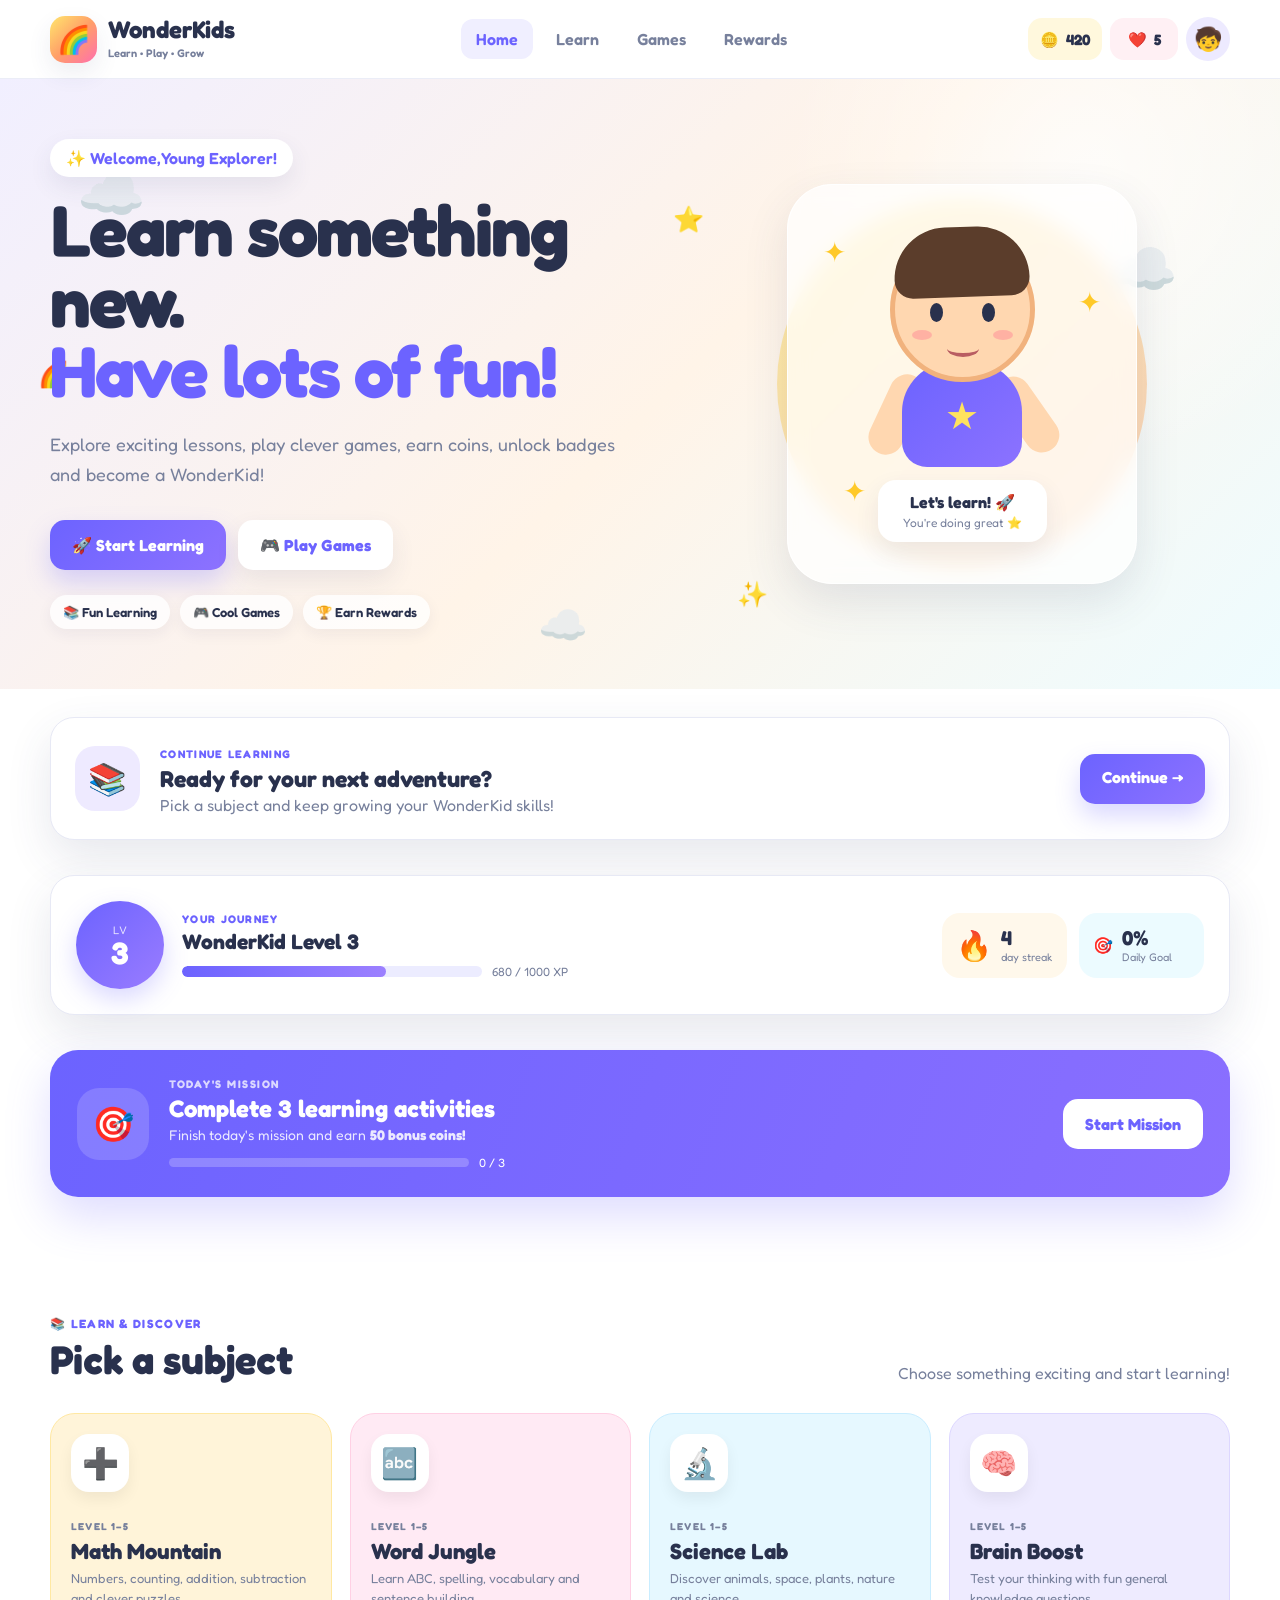
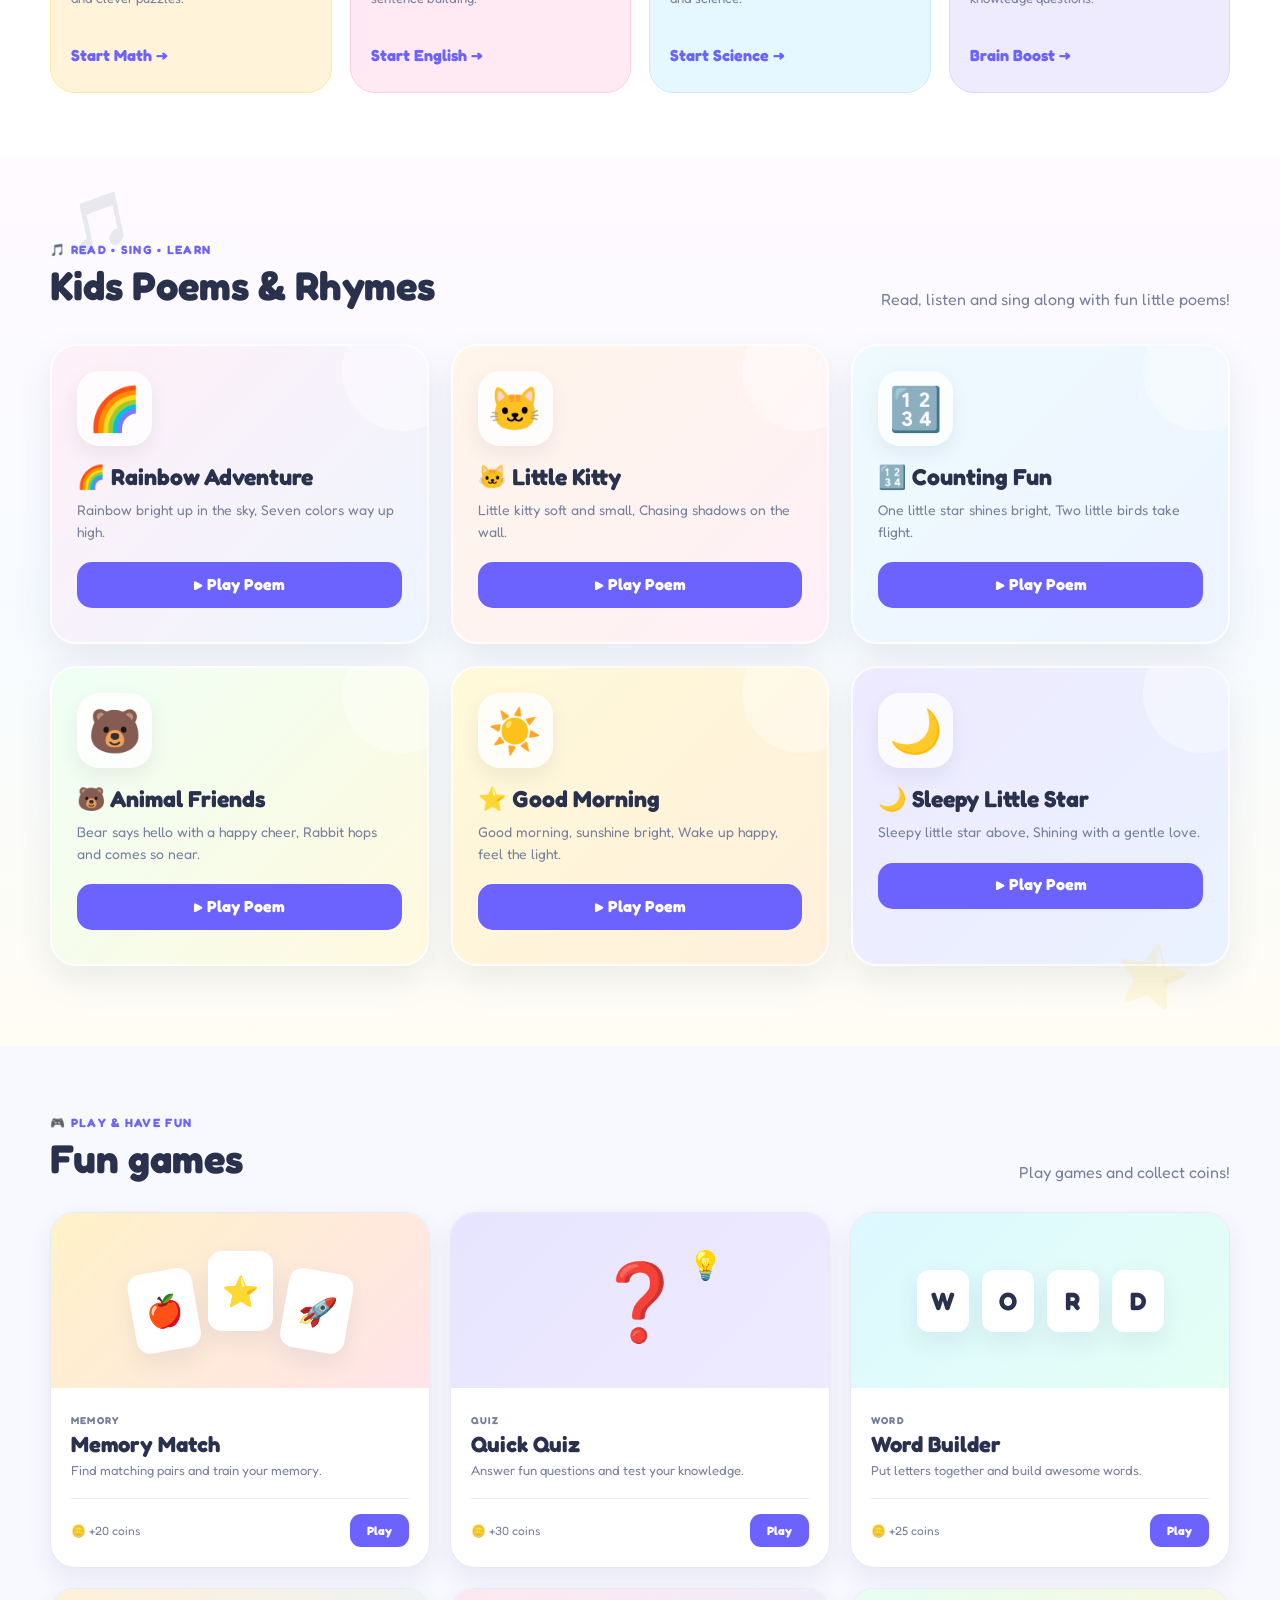
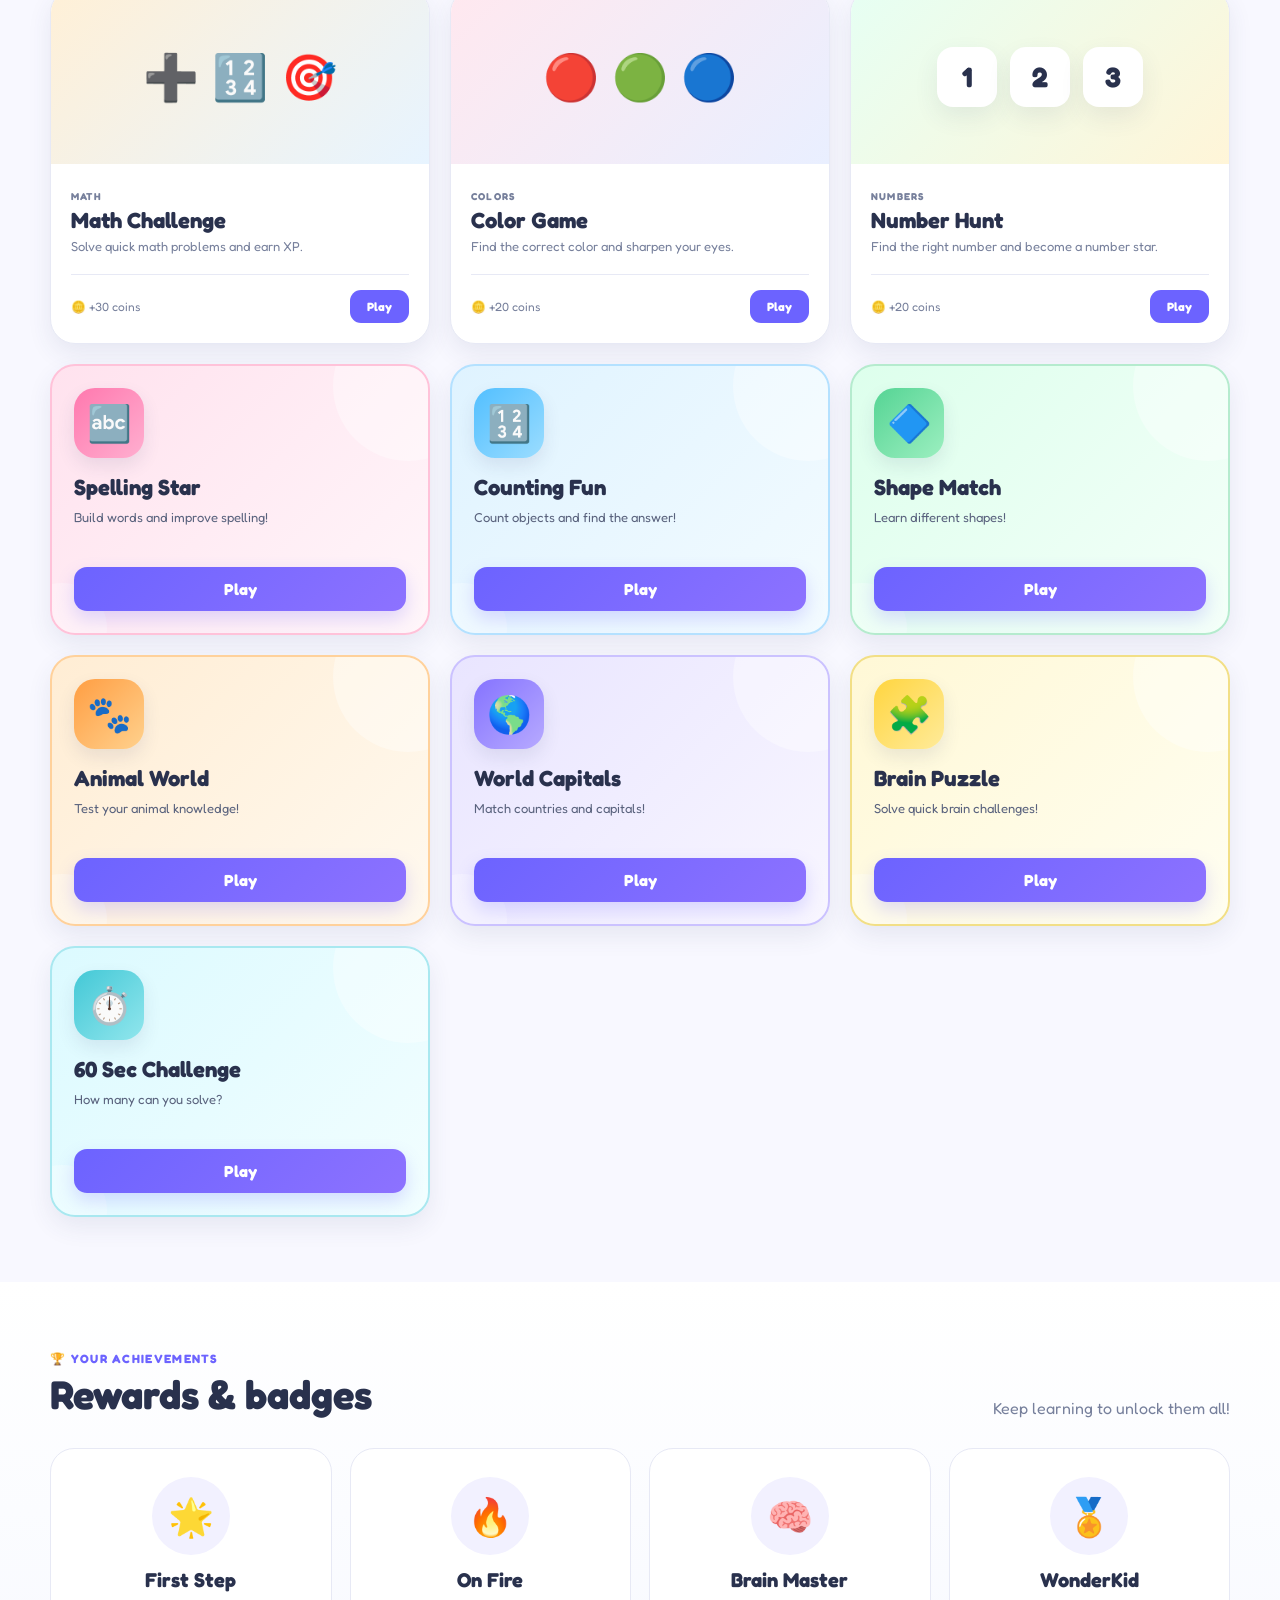
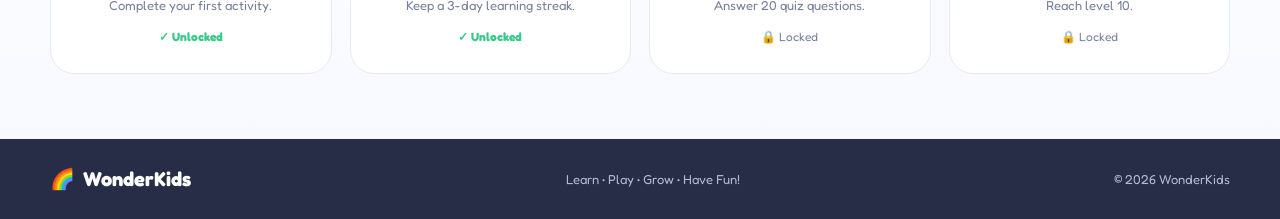
<file: index.html>
<!DOCTYPE html>
<html lang="en">
<head>
  <meta charset="UTF-8">
  <meta name="viewport" content="width=device-width, initial-scale=1.0">

  <title>WonderKids — Learn • Play • Grow</title>
  <meta name="description" content="WonderKids is a fun interactive learning and games platform for children.">

  <link rel="preconnect" href="https://fonts.googleapis.com">
  <link rel="preconnect" href="https://fonts.gstatic.com" crossorigin>
  <link href="https://fonts.googleapis.com/css2?family=Baloo+2:wght@400;500;600;700;800&family=Fredoka:wght@400;500;600;700&display=swap" rel="stylesheet">

  <link rel="stylesheet" href="./style.css">
</head>

<body>

<!-- ================= HEADER ================= -->

<header class="site-header">
  <div class="container nav-wrap">

    <a href="#home" class="brand">
      <div class="brand-icon">🌈</div>
      <div>
        <div class="brand-name">WonderKids</div>
        <div class="brand-tagline">Learn • Play • Grow</div>
      </div>
    </a>

    <nav class="main-nav">
      <a href="#home" class="nav-link active">Home</a>
      <a href="#learn" class="nav-link">Learn</a>
      <a href="#games" class="nav-link">Games</a>
      <a href="#rewards" class="nav-link">Rewards</a>
    </nav>

    <div class="player-stats">
      <div class="stat-pill coins">
        <span>🪙</span>
        <strong id="coinCount">420</strong>
      </div>

      <div class="stat-pill hearts">
        <span>❤️</span>
        <strong id="heartCount">5</strong>
      </div>

      <button class="profile-btn" id="profileBtn" aria-label="Open profile">
        🧒
      </button>
    </div>

  </div>
</header>


<main>

<!-- ================= HERO ================= -->

<section id="home" class="hero-section">

  <div class="floating-shape shape-one">⭐</div>
  <div class="floating-shape shape-two">✨</div>
  <div class="floating-shape shape-three">🌈</div>

  <div class="hero-cloud cloud-one">☁️</div>
  <div class="hero-cloud cloud-two">☁️</div>
  <div class="hero-cloud cloud-three">☁️</div>

  <div class="container hero-grid">

    <div class="hero-content">

      <div class="welcome-badge">
        ✨ Welcome, <span id="heroName">Young Explorer</span>!
      </div>

      <h1>
        Learn something new.
        <span>Have lots of fun!</span>
      </h1>

      <p class="hero-description">
        Explore exciting lessons, play clever games, earn coins,
        unlock badges and become a WonderKid!
      </p>

      <div class="hero-buttons">
        <a href="#learn" class="btn btn-primary">
          🚀 Start Learning
        </a>

        <a href="#games" class="btn btn-secondary">
          🎮 Play Games
        </a>
      </div>

      <div class="feature-chips">
        <div class="feature-chip">📚 <span>Fun Learning</span></div>
        <div class="feature-chip">🎮 <span>Cool Games</span></div>
        <div class="feature-chip">🏆 <span>Earn Rewards</span></div>
      </div>

    </div>


    <!-- MASCOT -->

    <div class="hero-art">

      <div class="sun-circle"></div>

      <div class="mascot-card">

        <div class="spark spark-one">✦</div>
        <div class="spark spark-two">✦</div>
        <div class="spark spark-three">✦</div>

        <div class="mascot">

          <div class="mascot-hair"></div>

          <div class="mascot-face">

            <div class="eye eye-left"></div>
            <div class="eye eye-right"></div>

            <div class="cheek cheek-left"></div>
            <div class="cheek cheek-right"></div>

            <div class="mouth"></div>

          </div>

          <div class="mascot-body">
            <div class="shirt-star">★</div>
          </div>

          <div class="mascot-arm arm-left"></div>
          <div class="mascot-arm arm-right"></div>

        </div>

        <div class="mascot-message">
          <strong>Let's learn! 🚀</strong>
          <span>You're doing great ⭐</span>
        </div>

      </div>

    </div>

  </div>

</section>


<!-- ================= CONTINUE LEARNING ================= -->

<section class="continue-section">

  <div class="container">

    <div class="continue-card">

      <div class="continue-icon">📚</div>

      <div class="continue-content">
        <span class="small-label">CONTINUE LEARNING</span>
        <h2>Ready for your next adventure?</h2>
        <p id="continueText">
          Pick a subject and keep growing your WonderKid skills!
        </p>
      </div>

      <button class="btn btn-primary" id="continueBtn">
        Continue →
      </button>

    </div>

  </div>

</section>


<!-- ================= PROGRESS ================= -->

<section class="progress-section">

  <div class="container">

    <div class="progress-card">

      <div class="progress-left">

        <div class="level-circle">
          <span>LV</span>
          <strong id="levelNumber">3</strong>
        </div>

        <div class="journey-info">

          <p class="small-label">YOUR JOURNEY</p>

          <h3>
            WonderKid Level
            <span id="levelText">3</span>
          </h3>

          <div class="xp-row">

            <div class="xp-bar">
              <div class="xp-fill" id="xpFill"></div>
            </div>

            <span id="xpText">680 / 1000 XP</span>

          </div>

        </div>

      </div>


      <div class="progress-right">

        <div class="streak-box">
          <span class="streak-icon">🔥</span>

          <div>
            <strong id="streakCount">4</strong>
            <span>day streak</span>
          </div>
        </div>

        <div class="mini-stat">
          <span>🎯</span>

          <div>
            <strong id="dailyProgressText">0%</strong>
            <small>Daily Goal</small>
          </div>
        </div>

      </div>

    </div>

  </div>

</section>


<!-- ================= DAILY MISSION ================= -->

<section class="challenge-section">

  <div class="container">

    <div class="challenge-card">

      <div class="challenge-icon">
        🎯
      </div>

      <div class="challenge-content">

        <div class="challenge-label">
          TODAY'S MISSION
        </div>

        <h2>
          Complete 3 learning activities
        </h2>

        <p>
          Finish today's mission and earn
          <strong>50 bonus coins!</strong>
        </p>

        <div class="challenge-progress">

          <div class="challenge-bar">
            <div id="challengeFill" class="challenge-fill"></div>
          </div>

          <span id="challengeCount">
            0 / 3
          </span>

        </div>

      </div>

      <button id="challengeBtn" class="btn btn-dark">
        Start Mission
      </button>

    </div>

  </div>

</section>


<!-- ================= LEARN ================= -->

<section id="learn" class="content-section">

  <div class="container">

    <div class="section-heading">

      <div>
        <span class="section-kicker">
          📚 LEARN & DISCOVER
        </span>

        <h2>Pick a subject</h2>
      </div>

      <p>
        Choose something exciting and start learning!
      </p>

    </div>


    <div class="subject-grid">


      <!-- MATH -->

      <article class="subject-card math-card">

        <div class="subject-icon">➕</div>

        <div class="subject-content">

          <span class="subject-level">
            LEVEL 1–5
          </span>

          <h3>Math Mountain</h3>

          <p>
            Numbers, counting, addition, subtraction
            and clever puzzles.
          </p>

          <button class="card-button" data-quiz="math">
            Start Math →
          </button>

        </div>

      </article>


      <!-- ENGLISH -->

      <article class="subject-card english-card">

        <div class="subject-icon">🔤</div>

        <div class="subject-content">

          <span class="subject-level">
            LEVEL 1–5
          </span>

          <h3>Word Jungle</h3>

          <p>
            Learn ABC, spelling, vocabulary and
            sentence building.
          </p>

          <button class="card-button" data-quiz="english">
            Start English →
          </button>

        </div>

      </article>


      <!-- SCIENCE -->

      <article class="subject-card science-card">

        <div class="subject-icon">🔬</div>

        <div class="subject-content">

          <span class="subject-level">
            LEVEL 1–5
          </span>

          <h3>Science Lab</h3>

          <p>
            Discover animals, space, plants,
            nature and science.
          </p>

          <button class="card-button" data-quiz="science">
            Start Science →
          </button>

        </div>

      </article>


      <!-- GENERAL -->

      <article class="subject-card brain-card">

        <div class="subject-icon">🧠</div>

        <div class="subject-content">

          <span class="subject-level">
            LEVEL 1–5
          </span>

          <h3>Brain Boost</h3>

          <p>
            Test your thinking with fun general
            knowledge questions.
          </p>

          <button class="card-button" data-quiz="general">
            Brain Boost →
          </button>

        </div>

      </article>

    </div>

  </div>

</section>


<!-- ================= GAMES ================= -->

<section id="games" class="content-section games-section">

  <div class="container">

    <div class="section-heading">

      <div>
        <span class="section-kicker">
          🎮 PLAY & HAVE FUN
        </span>

        <h2>Fun games</h2>
      </div>

      <p>
        Play games and collect coins!
      </p>

    </div>


    <div class="games-grid">


      <!-- MEMORY -->

      <article class="game-card">

        <div class="game-visual memory-visual">

          <div class="floating-card card-a">🍎</div>
          <div class="floating-card card-b">⭐</div>
          <div class="floating-card card-c">🚀</div>

        </div>

        <div class="game-info">

          <span class="game-type">
            MEMORY
          </span>

          <h3>Memory Match</h3>

          <p>
            Find matching pairs and train your memory.
          </p>

          <div class="game-footer">

            <span>🪙 +20 coins</span>

            <button class="play-button" data-game="memory">
              Play
            </button>

          </div>

        </div>

      </article>


      <!-- QUIZ -->

      <article class="game-card">

        <div class="game-visual quiz-visual">

          <span class="quiz-big">❓</span>
          <span class="quiz-small">💡</span>

        </div>

        <div class="game-info">

          <span class="game-type">
            QUIZ
          </span>

          <h3>Quick Quiz</h3>

          <p>
            Answer fun questions and test your knowledge.
          </p>

          <div class="game-footer">

            <span>🪙 +30 coins</span>

            <button class="play-button" data-game="quiz">
              Play
            </button>

          </div>

        </div>

      </article>


      <!-- WORD -->

      <article class="game-card">

        <div class="game-visual word-visual">

          <span>W</span>
          <span>O</span>
          <span>R</span>
          <span>D</span>

        </div>

        <div class="game-info">

          <span class="game-type">
            WORD
          </span>

          <h3>Word Builder</h3>

          <p>
            Put letters together and build awesome words.
          </p>

          <div class="game-footer">

            <span>🪙 +25 coins</span>

            <button class="play-button" data-game="word">
              Play
            </button>

          </div>

        </div>

      </article>


      <!-- MATH GAME -->

      <article class="game-card">

        <div class="game-visual math-game-visual">
          <span>➕</span>
          <span>🔢</span>
          <span>🎯</span>
        </div>

        <div class="game-info">

          <span class="game-type">
            MATH
          </span>

          <h3>Math Challenge</h3>

          <p>
            Solve quick math problems and earn XP.
          </p>

          <div class="game-footer">

            <span>🪙 +30 coins</span>

            <button class="play-button" data-game="mathgame">
              Play
            </button>

          </div>

        </div>

      </article>


      <!-- COLOR -->

      <article class="game-card">

        <div class="game-visual color-visual">

          <span>🔴</span>
          <span>🟢</span>
          <span>🔵</span>

        </div>

        <div class="game-info">

          <span class="game-type">
            COLORS
          </span>

          <h3>Color Game</h3>

          <p>
            Find the correct color and sharpen your eyes.
          </p>

          <div class="game-footer">

            <span>🪙 +20 coins</span>

            <button class="play-button" data-game="color">
              Play
            </button>

          </div>

        </div>

      </article>


      <!-- NUMBER -->

      <article class="game-card">

        <div class="game-visual number-visual">

          <span>1</span>
          <span>2</span>
          <span>3</span>

        </div>

        <div class="game-info">

          <span class="game-type">
            NUMBERS
          </span>

          <h3>Number Hunt</h3>

          <p>
            Find the right number and become a number star.
          </p>

          <div class="game-footer">

            <span>🪙 +20 coins</span>

            <button class="play-button" data-game="number">
              Play
            </button>

          </div>

        </div>

      </article>

    </div>

  </div>

</section>


<!-- ================= REWARDS ================= -->

<section id="rewards" class="content-section rewards-section">

  <div class="container">

    <div class="section-heading">

      <div>
        <span class="section-kicker">
          🏆 YOUR ACHIEVEMENTS
        </span>

        <h2>Rewards & badges</h2>
      </div>

      <p>
        Keep learning to unlock them all!
      </p>

    </div>


    <div class="rewards-grid">

      <div class="reward-card unlocked">

        <div class="reward-icon">🌟</div>

        <h3>First Step</h3>

        <p>
          Complete your first activity.
        </p>

        <span>
          ✓ Unlocked
        </span>

      </div>


      <div class="reward-card unlocked">

        <div class="reward-icon">🔥</div>

        <h3>On Fire</h3>

        <p>
          Keep a 3-day learning streak.
        </p>

        <span>
          ✓ Unlocked
        </span>

      </div>


      <div class="reward-card" id="brainMasterBadge">

        <div class="reward-icon">🧠</div>

        <h3>Brain Master</h3>

        <p>
          Answer 20 quiz questions.
        </p>

        <span>
          🔒 Locked
        </span>

      </div>


      <div class="reward-card" id="wonderKidBadge">

        <div class="reward-icon">🏅</div>

        <h3>WonderKid</h3>

        <p>
          Reach level 10.
        </p>

        <span>
          🔒 Locked
        </span>

      </div>

    </div>

  </div>

</section>

</main>


<!-- ================= FOOTER ================= -->

<footer class="site-footer">

  <div class="container footer-inner">

    <div class="footer-brand">
      <span>🌈</span>
      <strong>WonderKids</strong>
    </div>

    <p>
      Learn • Play • Grow • Have Fun!
    </p>

    <p class="copyright">
      © 2026 WonderKids
    </p>

  </div>

</footer>


<!-- ================= PROFILE MODAL ================= -->

<div class="modal-overlay" id="profileModal">

  <div class="modal-card profile-modal">

    <button class="modal-close" data-close="profileModal">
      ×
    </button>

    <div class="modal-icon">
      👤
    </div>

    <h2>My Profile</h2>

    <p class="modal-subtitle">
      Choose your explorer name and avatar.
    </p>

    <label class="input-label" for="playerName">
      Your name
    </label>

    <input
      id="playerName"
      class="text-input"
      type="text"
      maxlength="20"
      placeholder="Enter your name"
    >

    <label class="input-label">
      Choose avatar
    </label>

    <div class="avatar-grid">

      <button class="avatar-option" data-avatar="🧒">🧒</button>
      <button class="avatar-option" data-avatar="👦">👦</button>
      <button class="avatar-option" data-avatar="👧">👧</button>
      <button class="avatar-option" data-avatar="🧑">🧑</button>
      <button class="avatar-option" data-avatar="🦸">🦸</button>
      <button class="avatar-option" data-avatar="🧙">🧙</button>

    </div>

    <button id="saveProfile" class="btn btn-primary full-btn">
      Save Profile
    </button>

  </div>

</div>


<!-- ================= GAME MODAL ================= -->

<div class="modal-overlay" id="gameModal">

  <div class="modal-card game-modal">

    <button class="modal-close" data-close="gameModal">
      ×
    </button>

    <div id="gameContent"></div>

  </div>

</div>


<!-- ================= TOAST ================= -->

<div class="toast" id="toast">

  <span id="toastIcon">🎉</span>

  <span id="toastMessage">
    Great job!
  </span>

</div>


<!-- ================= CONFETTI ================= -->

<div id="confettiContainer"></div>


<script src="./script.js"></script>

</body>
</html>
</file>
<file: style.css>
:root {
  --primary: #6c63ff;
  --primary-dark: #5148d8;
  --yellow: #ffc928;
  --orange: #ff8b3d;
  --pink: #ff6fae;
  --green: #39c98a;
  --blue: #48aaf5;

  --text: #29314d;
  --muted: #77809c;

  --white: #ffffff;
  --light: #f7f8ff;
  --border: #e7e9f5;

  --shadow: 0 18px 45px rgba(55, 63, 110, 0.12);
  --soft-shadow: 0 10px 25px rgba(55, 63, 110, 0.09);

  --radius: 24px;
  --container: 1180px;
}

* {
  box-sizing: border-box;
  margin: 0;
  padding: 0;
}

html {
  scroll-behavior: smooth;
}

body {
  font-family: "Fredoka", "Baloo 2", sans-serif;
  color: var(--text);
  background: #fff;
  overflow-x: hidden;
}

button,
input {
  font: inherit;
}

button {
  cursor: pointer;
}

a {
  text-decoration: none;
  color: inherit;
}

.container {
  width: min(var(--container), calc(100% - 40px));
  margin: auto;
}


/* ================= HEADER ================= */

.site-header {
  position: sticky;
  top: 0;
  z-index: 1000;
  background: rgba(255,255,255,.94);
  backdrop-filter: blur(15px);
  border-bottom: 1px solid rgba(231,233,245,.8);
}

.nav-wrap {
  min-height: 78px;
  display: flex;
  align-items: center;
  justify-content: space-between;
  gap: 25px;
}

.brand {
  display: flex;
  align-items: center;
  gap: 11px;
}

.brand-icon {
  width: 47px;
  height: 47px;
  border-radius: 15px;
  display: grid;
  place-items: center;
  font-size: 27px;
  background: linear-gradient(135deg,#ffe66d,#ff9f68,#ff6fae);
  box-shadow: var(--soft-shadow);
}

.brand-name {
  font-size: 24px;
  font-weight: 800;
  line-height: 1;
}

.brand-tagline {
  color: var(--muted);
  font-size: 11px;
  margin-top: 4px;
  font-weight: 600;
}

.main-nav {
  display: flex;
  align-items: center;
  gap: 8px;
}

.nav-link {
  padding: 10px 15px;
  color: var(--muted);
  font-weight: 600;
  border-radius: 12px;
  transition: .25s;
}

.nav-link:hover,
.nav-link.active {
  color: var(--primary);
  background: #f0efff;
}

.player-stats {
  display: flex;
  align-items: center;
  gap: 8px;
}

.stat-pill {
  min-width: 68px;
  height: 42px;
  padding: 0 12px;
  border-radius: 14px;
  display: flex;
  align-items: center;
  justify-content: center;
  gap: 7px;
  background: var(--light);
  font-size: 15px;
}

.stat-pill.coins {
  background: #fff8dd;
}

.stat-pill.hearts {
  background: #fff0f4;
}

.profile-btn {
  width: 44px;
  height: 44px;
  border: 0;
  border-radius: 50%;
  background: #edeaff;
  font-size: 23px;
  transition: .25s;
}

.profile-btn:hover {
  transform: scale(1.08) rotate(4deg);
}


/* ================= HERO ================= */

.hero-section {
  min-height: 610px;
  position: relative;
  overflow: hidden;
  background:
    radial-gradient(circle at 85% 15%, rgba(255,255,255,.7), transparent 25%),
    linear-gradient(135deg,#f1efff 0%,#fff4e8 52%,#eefcff 100%);
}

.hero-grid {
  min-height: 610px;
  display: grid;
  grid-template-columns: 1.05fr .95fr;
  align-items: center;
  gap: 50px;
}

.hero-content {
  position: relative;
  z-index: 5;
}

.welcome-badge {
  display: inline-flex;
  padding: 9px 16px;
  border-radius: 30px;
  background: white;
  color: var(--primary);
  box-shadow: var(--soft-shadow);
  font-weight: 600;
  margin-bottom: 18px;
}

.hero-content h1 {
  max-width: 680px;
  font-size: clamp(45px,6vw,72px);
  line-height: .98;
  letter-spacing: -2px;
  font-weight: 800;
}

.hero-content h1 span {
  display: block;
  color: var(--primary);
}

.hero-description {
  max-width: 570px;
  margin-top: 22px;
  color: var(--muted);
  font-size: 18px;
  line-height: 1.7;
}

.hero-buttons {
  display: flex;
  gap: 12px;
  margin-top: 30px;
  flex-wrap: wrap;
}

.btn {
  border: 0;
  min-height: 50px;
  padding: 0 22px;
  border-radius: 15px;
  display: inline-flex;
  align-items: center;
  justify-content: center;
  font-weight: 700;
  transition: .25s;
}

.btn:hover {
  transform: translateY(-3px);
}

.btn-primary {
  color: white;
  background: linear-gradient(135deg,var(--primary),#8d72ff);
  box-shadow: 0 12px 25px rgba(108,99,255,.25);
}

.btn-secondary {
  background: white;
  color: var(--primary);
  box-shadow: var(--soft-shadow);
}

.btn-dark {
  color: white;
  background: var(--text);
}

.full-btn {
  width: 100%;
}

.feature-chips {
  display: flex;
  flex-wrap: wrap;
  gap: 10px;
  margin-top: 25px;
}

.feature-chip {
  padding: 9px 13px;
  border-radius: 30px;
  background: rgba(255,255,255,.8);
  font-size: 13px;
  font-weight: 600;
  box-shadow: 0 5px 15px rgba(40,40,80,.06);
}

.hero-art {
  height: 500px;
  position: relative;
  display: grid;
  place-items: center;
}

.sun-circle {
  position: absolute;
  width: 370px;
  height: 370px;
  border-radius: 50%;
  background: linear-gradient(135deg,#ffe989,#ffc9a8);
  opacity: .75;
}

.mascot-card {
  width: 350px;
  min-height: 400px;
  position: relative;
  z-index: 3;
  display: flex;
  flex-direction: column;
  align-items: center;
  justify-content: center;
  background: rgba(255,255,255,.72);
  border: 1px solid rgba(255,255,255,.9);
  border-radius: 45px;
  box-shadow: var(--shadow);
  backdrop-filter: blur(10px);
  animation: floating 4s ease-in-out infinite;
}

@keyframes floating {
  0%,100% {
    transform: translateY(0);
  }

  50% {
    transform: translateY(-12px);
  }
}

.mascot {
  position: relative;
  width: 190px;
  height: 250px;
}

.mascot-face {
  position: absolute;
  width: 145px;
  height: 145px;
  top: 10px;
  left: 23px;
  border-radius: 50%;
  background: #ffd7b0;
  border: 5px solid #f1b27d;
  z-index: 3;
}

.mascot-hair {
  position: absolute;
  width: 135px;
  height: 70px;
  top: 0;
  left: 27px;
  background: #5b3d2b;
  border-radius: 70px 70px 25px 25px;
  z-index: 5;
  transform: rotate(-2deg);
}

.eye {
  position: absolute;
  top: 61px;
  width: 13px;
  height: 19px;
  border-radius: 50%;
  background: #29314d;
}

.eye-left {
  left: 35px;
}

.eye-right {
  right: 35px;
}

.cheek {
  position: absolute;
  width: 20px;
  height: 10px;
  border-radius: 50%;
  background: #ff9d9d;
  opacity: .65;
  top: 88px;
}

.cheek-left {
  left: 17px;
}

.cheek-right {
  right: 17px;
}

.mouth {
  position: absolute;
  width: 32px;
  height: 17px;
  left: 52px;
  top: 98px;
  border-bottom: 4px solid #b95d62;
  border-radius: 0 0 50% 50%;
}

.mascot-body {
  position: absolute;
  width: 120px;
  height: 105px;
  left: 35px;
  top: 135px;
  border-radius: 50px 50px 25px 25px;
  background: linear-gradient(135deg,#6c63ff,#8c72ff);
  z-index: 2;
}

.shirt-star {
  color: #ffe25e;
  text-align: center;
  font-size: 38px;
  margin-top: 30px;
}

.mascot-arm {
  position: absolute;
  width: 35px;
  height: 85px;
  border-radius: 25px;
  background: #ffd7b0;
  top: 145px;
}

.arm-left {
  left: 12px;
  transform: rotate(25deg);
}

.arm-right {
  right: 12px;
  transform: rotate(-35deg);
}

.mascot-message {
  padding: 12px 25px;
  background: white;
  border-radius: 18px;
  box-shadow: var(--soft-shadow);
  text-align: center;
  margin-top: 3px;
}

.mascot-message strong,
.mascot-message span {
  display: block;
}

.mascot-message span {
  color: var(--muted);
  font-size: 12px;
  margin-top: 3px;
}

.spark {
  position: absolute;
  color: var(--yellow);
  font-size: 28px;
  animation: twinkle 1.5s ease-in-out infinite;
}

.spark-one {
  left: 35px;
  top: 50px;
}

.spark-two {
  right: 35px;
  top: 100px;
  animation-delay: .4s;
}

.spark-three {
  left: 55px;
  bottom: 75px;
  animation-delay: .8s;
}

@keyframes twinkle {
  50% {
    transform: scale(1.5) rotate(20deg);
    opacity: .45;
  }
}

.hero-cloud,
.floating-shape {
  position: absolute;
  z-index: 1;
  animation: cloudMove 10s ease-in-out infinite;
  user-select: none;
}

.hero-cloud {
  font-size: 55px;
  opacity: .7;
}

.cloud-one {
  top: 80px;
  left: 6%;
}

.cloud-two {
  top: 155px;
  right: 8%;
  animation-delay: 2s;
}

.cloud-three {
  bottom: 40px;
  left: 42%;
  font-size: 40px;
  animation-delay: 4s;
}

@keyframes cloudMove {
  50% {
    transform: translateX(25px);
  }
}

.floating-shape {
  font-size: 25px;
}

.shape-one {
  top: 125px;
  right: 45%;
}

.shape-two {
  bottom: 80px;
  right: 40%;
  animation-delay: 1s;
}

.shape-three {
  top: 280px;
  left: 3%;
  animation-delay: 2s;
}


/* ================= CONTINUE ================= */

.continue-section {
  padding: 28px 0 10px;
}

.continue-card {
  display: flex;
  align-items: center;
  gap: 20px;
  padding: 24px;
  background: white;
  border-radius: 24px;
  box-shadow: var(--shadow);
  border: 1px solid var(--border);
}

.continue-icon {
  width: 65px;
  height: 65px;
  border-radius: 20px;
  display: grid;
  place-items: center;
  font-size: 31px;
  background: #eeeaff;
}

.continue-content {
  flex: 1;
}

.continue-content h2 {
  font-size: 23px;
  margin: 3px 0;
}

.continue-content p {
  color: var(--muted);
}


/* ================= PROGRESS ================= */

.progress-section {
  padding: 25px 0;
}

.progress-card {
  background: white;
  border: 1px solid var(--border);
  border-radius: var(--radius);
  box-shadow: var(--shadow);
  padding: 25px;
  display: flex;
  align-items: center;
  justify-content: space-between;
  gap: 25px;
}

.progress-left {
  display: flex;
  align-items: center;
  gap: 18px;
}

.level-circle {
  width: 88px;
  height: 88px;
  flex: 0 0 88px;
  border-radius: 50%;
  display: flex;
  flex-direction: column;
  align-items: center;
  justify-content: center;
  color: white;
  background: linear-gradient(135deg,var(--primary),#9a7cff);
  box-shadow: 0 10px 25px rgba(108,99,255,.25);
}

.level-circle span {
  font-size: 11px;
  opacity: .8;
}

.level-circle strong {
  font-size: 31px;
  line-height: 1;
}

.small-label {
  color: var(--primary);
  font-size: 11px;
  letter-spacing: 1.3px;
  font-weight: 800;
}

.journey-info h3 {
  font-size: 21px;
  margin: 3px 0 10px;
}

.xp-row {
  display: flex;
  align-items: center;
  gap: 10px;
}

.xp-bar {
  width: 300px;
  height: 11px;
  border-radius: 20px;
  background: #ececff;
  overflow: hidden;
}

.xp-fill {
  height: 100%;
  width: 68%;
  border-radius: inherit;
  background: linear-gradient(90deg,var(--primary),#9c80ff);
  transition: width .5s ease;
}

.xp-row span {
  color: var(--muted);
  font-size: 12px;
  white-space: nowrap;
}

.progress-right {
  display: flex;
  gap: 12px;
}

.streak-box,
.mini-stat {
  min-width: 125px;
  min-height: 65px;
  border-radius: 18px;
  padding: 10px 14px;
  display: flex;
  align-items: center;
  gap: 9px;
  background: #fff8eb;
}

.streak-icon {
  font-size: 29px;
}

.streak-box strong,
.mini-stat strong {
  display: block;
  font-size: 20px;
}

.streak-box span:last-child,
.mini-stat small {
  display: block;
  color: var(--muted);
  font-size: 11px;
}

.mini-stat {
  background: #ecfbff;
}


/* ================= CHALLENGE ================= */

.challenge-section {
  padding: 10px 0 50px;
}

.challenge-card {
  background: linear-gradient(110deg,#6c63ff,#8a6fff);
  color: white;
  padding: 27px;
  border-radius: 28px;
  display: flex;
  align-items: center;
  gap: 20px;
  box-shadow: 0 20px 45px rgba(108,99,255,.22);
}

.challenge-icon {
  width: 72px;
  height: 72px;
  flex: 0 0 72px;
  display: grid;
  place-items: center;
  border-radius: 22px;
  background: rgba(255,255,255,.16);
  font-size: 34px;
}

.challenge-content {
  flex: 1;
}

.challenge-label {
  font-size: 11px;
  letter-spacing: 1.5px;
  opacity: .75;
  font-weight: 800;
}

.challenge-content h2 {
  margin: 3px 0;
  font-size: 24px;
}

.challenge-content p {
  opacity: .86;
  font-size: 14px;
}

.challenge-progress {
  display: flex;
  align-items: center;
  gap: 10px;
  margin-top: 12px;
}

.challenge-bar {
  width: min(300px,100%);
  height: 9px;
  border-radius: 20px;
  background: rgba(255,255,255,.22);
  overflow: hidden;
}

.challenge-fill {
  height: 100%;
  width: 0%;
  background: white;
  border-radius: inherit;
  transition: width .5s ease;
}

.challenge-progress span {
  font-size: 12px;
}

.challenge-card .btn {
  background: white;
  color: var(--primary);
  white-space: nowrap;
}


/* ================= SECTIONS ================= */

.content-section {
  padding: 65px 0;
}

.games-section {
  background: #f8f8ff;
}

.rewards-section {
  background: linear-gradient(180deg,#fff,#f7f9ff);
}

.section-heading {
  display: flex;
  align-items: end;
  justify-content: space-between;
  gap: 25px;
  margin-bottom: 30px;
}

.section-kicker {
  color: var(--primary);
  font-weight: 800;
  font-size: 12px;
  letter-spacing: 1.3px;
}

.section-heading h2 {
  font-size: 40px;
  margin-top: 3px;
}

.section-heading > p {
  color: var(--muted);
}


/* ================= SUBJECTS ================= */

.subject-grid {
  display: grid;
  grid-template-columns: repeat(4,1fr);
  gap: 18px;
}

.subject-card {
  border-radius: 25px;
  padding: 20px;
  min-height: 280px;
  transition: .3s;
  border: 1px solid transparent;
}

.subject-card:hover {
  transform: translateY(-8px);
  box-shadow: var(--shadow);
}

.math-card {
  background: #fff4d9;
  border-color: #ffe8a2;
}

.english-card {
  background: #ffeaf4;
  border-color: #ffd0e4;
}

.science-card {
  background: #e6f8ff;
  border-color: #c9edff;
}

.brain-card {
  background: #eeebff;
  border-color: #ddd7ff;
}

.subject-icon {
  width: 58px;
  height: 58px;
  border-radius: 18px;
  display: grid;
  place-items: center;
  font-size: 30px;
  background: white;
  box-shadow: 0 7px 15px rgba(0,0,0,.06);
}

.subject-content {
  margin-top: 22px;
}

.subject-level,
.game-type {
  color: var(--muted);
  font-size: 10px;
  letter-spacing: 1.2px;
  font-weight: 800;
}

.subject-content h3 {
  font-size: 22px;
  margin: 4px 0;
}

.subject-content p {
  color: var(--muted);
  font-size: 13px;
  line-height: 1.55;
  min-height: 62px;
}

.card-button {
  border: 0;
  background: transparent;
  color: var(--primary);
  font-weight: 800;
  margin-top: 14px;
}


/* ================= GAMES ================= */

.games-grid {
  display: grid;
  grid-template-columns: repeat(3,1fr);
  gap: 20px;
}

.game-card {
  background: white;
  border-radius: 25px;
  overflow: hidden;
  box-shadow: var(--soft-shadow);
  border: 1px solid var(--border);
  transition: .3s;
}

.game-card:hover {
  transform: translateY(-7px);
  box-shadow: var(--shadow);
}

.game-visual {
  height: 175px;
  display: flex;
  align-items: center;
  justify-content: center;
  gap: 13px;
  position: relative;
  overflow: hidden;
}

.memory-visual {
  background: linear-gradient(135deg,#fff2c8,#ffe4e9);
}

.quiz-visual {
  background: linear-gradient(135deg,#e7e4ff,#eeeaff);
}

.word-visual {
  background: linear-gradient(135deg,#ddf8ff,#e4fff4);
}

.math-game-visual {
  background: linear-gradient(135deg,#fff0d7,#e7f4ff);
}

.color-visual {
  background: linear-gradient(135deg,#ffe8ef,#e9efff);
}

.number-visual {
  background: linear-gradient(135deg,#e6fff3,#fff5d8);
}

.floating-card {
  width: 65px;
  height: 80px;
  display: grid;
  place-items: center;
  background: white;
  border-radius: 14px;
  font-size: 30px;
  box-shadow: var(--soft-shadow);
}

.card-a {
  transform: rotate(-10deg) translateY(10px);
}

.card-b {
  transform: translateY(-10px);
}

.card-c {
  transform: rotate(10deg) translateY(10px);
}

.quiz-big {
  font-size: 75px;
  animation: pulse 2s infinite;
}

.quiz-small {
  position: absolute;
  right: 28%;
  top: 20%;
  font-size: 28px;
}

@keyframes pulse {
  50% {
    transform: scale(1.1);
  }
}

.word-visual span {
  width: 52px;
  height: 62px;
  border-radius: 12px;
  display: grid;
  place-items: center;
  background: white;
  font-size: 25px;
  font-weight: 800;
  box-shadow: var(--soft-shadow);
}

.math-game-visual span {
  font-size: 45px;
}

.color-visual span {
  font-size: 45px;
}

.number-visual span {
  width: 60px;
  height: 60px;
  display: grid;
  place-items: center;
  background: white;
  border-radius: 16px;
  font-size: 28px;
  font-weight: 800;
  box-shadow: var(--soft-shadow);
}

.game-info {
  padding: 20px;
}

.game-info h3 {
  font-size: 22px;
  margin: 3px 0;
}

.game-info p {
  color: var(--muted);
  font-size: 13px;
  line-height: 1.55;
}

.game-footer {
  margin-top: 18px;
  padding-top: 15px;
  border-top: 1px solid var(--border);
  display: flex;
  align-items: center;
  justify-content: space-between;
  color: var(--muted);
  font-size: 12px;
}

.play-button {
  border: 0;
  color: white;
  background: var(--primary);
  padding: 9px 17px;
  border-radius: 11px;
  font-weight: 700;
}


/* =====================================================
   EXTRA GAMES
   IMPORTANT:
   Colors are controlled by data-game.
   No nth-child is used.
===================================================== */

.extra-game-card {
  position: relative;
  overflow: hidden;
  min-height: 280px;
  padding: 22px;
  border-radius: 25px;
  border: 2px solid transparent;
  box-shadow: var(--soft-shadow);
  transition:
    transform .25s ease,
    box-shadow .25s ease,
    border-color .25s ease;
  isolation: isolate;
}

.extra-game-card::before {
  content: "";
  position: absolute;
  width: 150px;
  height: 150px;
  border-radius: 50%;
  right: -55px;
  top: -55px;
  background: rgba(255,255,255,.35);
  z-index: -1;
}

.extra-game-card::after {
  content: "";
  position: absolute;
  width: 90px;
  height: 90px;
  border-radius: 50%;
  left: -35px;
  bottom: -40px;
  background: rgba(255,255,255,.28);
  z-index: -1;
}

.extra-game-card:hover {
  transform: translateY(-7px);
  box-shadow: var(--shadow);
}

.extra-game-card .game-icon {
  position: relative;
  z-index: 2;
  width: 70px;
  height: 70px;
  margin-bottom: 16px;
  display: grid;
  place-items: center;
  border-radius: 21px;
  font-size: 36px;
  background: rgba(255,255,255,.85);
  box-shadow: 0 8px 18px rgba(50,60,110,.10);
}

.extra-game-card h3 {
  position: relative;
  z-index: 2;
  margin: 4px 0 7px;
  color: var(--text);
  font-size: 22px;
  font-weight: 800;
}

.extra-game-card p {
  position: relative;
  z-index: 2;
  min-height: 42px;
  margin: 0;
  color: #59627d;
  font-size: 13px;
  line-height: 1.55;
}

.extra-game-card .play-button {
  position: relative;
  z-index: 10;
  width: 100%;
  min-height: 44px;
  margin-top: 18px;
  border: 0;
  border-radius: 13px;
  color: #fff;
  background: linear-gradient(135deg,#6c63ff,#8d72ff);
  box-shadow: 0 8px 18px rgba(108,99,255,.22);
  font-weight: 800;
  transition: transform .2s ease, box-shadow .2s ease;
}

.extra-game-card .play-button:hover {
  transform: translateY(-2px);
  box-shadow: 0 11px 22px rgba(108,99,255,.30);
}

.extra-game-card .play-button:active {
  transform: scale(.97);
}


/* ================= SPELLING ================= */

.extra-game-card[data-game="spelling"] {
  background: linear-gradient(135deg,#ffe2ee,#fff6fa);
  border-color: #ffc2d9;
}

.extra-game-card[data-game="spelling"] .game-icon {
  background: linear-gradient(135deg,#ff78ae,#ffafd0);
}


/* ================= COUNTING ================= */

.extra-game-card[data-game="counting"] {
  background: linear-gradient(135deg,#dff3ff,#f3fbff);
  border-color: #b4e1ff;
}

.extra-game-card[data-game="counting"] .game-icon {
  background: linear-gradient(135deg,#52bfff,#9bddff);
}


/* ================= SHAPES ================= */

.extra-game-card[data-game="shapes"] {
  background: linear-gradient(135deg,#ddffec,#f4fff9);
  border-color: #b5ebce;
}

.extra-game-card[data-game="shapes"] .game-icon {
  background: linear-gradient(135deg,#55d494,#9cefc0);
}


/* ================= ANIMALS ================= */

.extra-game-card[data-game="animals"] {
  background: linear-gradient(135deg,#ffedd4,#fff9ef);
  border-color: #ffd19b;
}

.extra-game-card[data-game="animals"] .game-icon {
  background: linear-gradient(135deg,#ff9e43,#ffd18d);
}


/* ================= CAPITALS ================= */

.extra-game-card[data-game="capitals"] {
  background: linear-gradient(135deg,#e9e5ff,#f8f6ff);
  border-color: #cbc2ff;
}

.extra-game-card[data-game="capitals"] .game-icon {
  background: linear-gradient(135deg,#8573ff,#b7aaff);
}


/* ================= PUZZLE ================= */

.extra-game-card[data-game="puzzle"] {
  background: linear-gradient(135deg,#fff8d6,#fffef1);
  border-color: #f2df86;
}

.extra-game-card[data-game="puzzle"] .game-icon {
  background: linear-gradient(135deg,#ffd53f,#ffeb9a);
}


/* ================= TIMED ================= */

.extra-game-card[data-game="timed"] {
  background: linear-gradient(135deg,#dcfaff,#f2feff);
  border-color: #a9e8f0;
}

.extra-game-card[data-game="timed"] .game-icon {
  background: linear-gradient(135deg,#43c8d6,#91e6ed);
}


/* ================= REWARDS ================= */

.rewards-grid {
  display: grid;
  grid-template-columns: repeat(4,1fr);
  gap: 18px;
}

.reward-card {
  text-align: center;
  padding: 28px 18px;
  border: 1px solid var(--border);
  border-radius: 24px;
  background: white;
  transition: .3s;
}

.reward-card:hover {
  transform: translateY(-6px);
  box-shadow: var(--shadow);
}

.reward-icon {
  width: 78px;
  height: 78px;
  margin: auto;
  border-radius: 50%;
  display: grid;
  place-items: center;
  background: #f2f1ff;
  font-size: 37px;
}

.reward-card h3 {
  margin-top: 13px;
  font-size: 20px;
}

.reward-card p {
  color: var(--muted);
  font-size: 13px;
  margin: 5px 0 12px;
}

.reward-card span {
  font-size: 12px;
  color: var(--muted);
}

.reward-card.unlocked span {
  color: var(--green);
  font-weight: 800;
}


/* ================= FOOTER ================= */

.site-footer {
  background: #272d47;
  color: white;
  padding: 28px 0;
}

.footer-inner {
  display: flex;
  align-items: center;
  justify-content: space-between;
  gap: 15px;
}

.footer-brand {
  display: flex;
  gap: 8px;
  align-items: center;
  font-size: 20px;
}

.footer-inner p {
  color: #b6bad0;
  font-size: 13px;
}


/* ================= MODALS ================= */

.modal-overlay {
  position: fixed;
  inset: 0;
  z-index: 2000;
  display: none;
  align-items: center;
  justify-content: center;
  padding: 20px;
  background: rgba(26,30,55,.58);
  backdrop-filter: blur(6px);
}

.modal-overlay.open {
  display: flex;
  animation: fadeIn .2s ease;
}

@keyframes fadeIn {
  from {
    opacity: 0;
  }

  to {
    opacity: 1;
  }
}

.modal-card {
  width: min(560px,100%);
  max-height: 90vh;
  overflow-y: auto;
  position: relative;
  background: white;
  border-radius: 28px;
  padding: 32px;
  box-shadow: 0 30px 80px rgba(0,0,0,.22);
  animation: modalUp .25s ease;
}

@keyframes modalUp {
  from {
    transform: translateY(20px) scale(.97);
    opacity: 0;
  }

  to {
    transform: translateY(0) scale(1);
    opacity: 1;
  }
}

.modal-close {
  position: absolute;
  right: 17px;
  top: 15px;
  width: 37px;
  height: 37px;
  border: 0;
  border-radius: 50%;
  background: #f1f2f8;
  font-size: 25px;
  color: var(--muted);
}

.profile-modal {
  text-align: center;
}

.modal-icon {
  width: 70px;
  height: 70px;
  margin: auto;
  display: grid;
  place-items: center;
  border-radius: 22px;
  background: #eeeaff;
  font-size: 34px;
}

.modal-card h2 {
  font-size: 29px;
  margin-top: 12px;
}

.modal-subtitle {
  color: var(--muted);
  margin-top: 4px;
  font-size: 14px;
}

.input-label {
  display: block;
  text-align: left;
  font-size: 13px;
  font-weight: 700;
  margin: 20px 0 7px;
}

.text-input {
  width: 100%;
  height: 50px;
  padding: 0 15px;
  border: 2px solid var(--border);
  border-radius: 14px;
  outline: none;
}

.text-input:focus {
  border-color: var(--primary);
}

.avatar-grid {
  display: grid;
  grid-template-columns: repeat(6,1fr);
  gap: 8px;
}

.avatar-option {
  height: 55px;
  border: 2px solid var(--border);
  background: white;
  border-radius: 14px;
  font-size: 25px;
  transition: .2s;
}

.avatar-option:hover,
.avatar-option.selected {
  border-color: var(--primary);
  background: #f0efff;
  transform: translateY(-2px);
}

.profile-modal .full-btn {
  margin-top: 22px;
}


/* ================= QUIZ ================= */

.quiz-header {
  text-align: center;
}

.quiz-header .game-emoji {
  font-size: 45px;
}

.quiz-header h2 {
  margin-top: 5px;
}

.quiz-progress {
  margin-top: 15px;
  height: 8px;
  border-radius: 20px;
  background: #eeeeF7;
  overflow: hidden;
}

.quiz-progress-fill {
  height: 100%;
  background: var(--primary);
  transition: .3s;
}

.quiz-question {
  margin-top: 25px;
  font-size: 23px;
  text-align: center;
  line-height: 1.35;
}

.quiz-options {
  display: grid;
  grid-template-columns: 1fr 1fr;
  gap: 11px;
  margin-top: 20px;
}

.quiz-option {
  min-height: 58px;
  border: 2px solid var(--border);
  border-radius: 15px;
  background: white;
  padding: 10px;
  font-weight: 700;
  color: var(--text);
  transition: .2s;
}

.quiz-option:hover {
  border-color: var(--primary);
  background: #f7f6ff;
}

.quiz-option.correct {
  border-color: var(--green);
  background: #e9fff5;
}

.quiz-option.wrong {
  border-color: var(--pink);
  background: #fff0f5;
}

.quiz-result {
  text-align: center;
  padding: 15px;
}

.result-emoji {
  font-size: 60px;
}

.result-score {
  font-size: 38px;
  color: var(--primary);
  font-weight: 800;
  margin: 8px 0;
}

.result-rewards {
  display: flex;
  justify-content: center;
  gap: 10px;
  flex-wrap: wrap;
  margin: 17px 0;
}

.reward-pill {
  padding: 9px 13px;
  border-radius: 20px;
  background: #f5f4ff;
  font-size: 13px;
  font-weight: 700;
}


/* ================= MEMORY ================= */

.memory-title {
  text-align: center;
}

.memory-board {
  display: grid;
  grid-template-columns: repeat(4,1fr);
  gap: 10px;
  margin-top: 20px;
}

.memory-card {
  aspect-ratio: 1;
  border: 0;
  border-radius: 15px;
  background: var(--primary);
  color: white;
  font-size: 28px;
  position: relative;
  transform-style: preserve-3d;
  transition: transform .35s;
}

.memory-card.flipped,
.memory-card.matched {
  background: #fff;
  color: var(--text);
  border: 2px solid #e7e4ff;
}

.memory-card .front {
  display: none;
}

.memory-card.flipped .back,
.memory-card.matched .back {
  display: none;
}

.memory-card.flipped .front,
.memory-card.matched .front {
  display: block;
}


/* ================= WORD GAME ================= */

.word-game {
  text-align: center;
}

.word-target {
  margin: 12px 0;
  color: var(--muted);
}

.word-slots {
  display: flex;
  justify-content: center;
  gap: 8px;
  min-height: 55px;
  margin: 18px 0;
}

.word-slot {
  width: 48px;
  height: 52px;
  border-bottom: 4px solid var(--primary);
  display: grid;
  place-items: center;
  font-size: 25px;
  font-weight: 800;
}

.letter-bank {
  display: flex;
  justify-content: center;
  flex-wrap: wrap;
  gap: 9px;
}

.letter-button {
  width: 48px;
  height: 48px;
  border: 0;
  border-radius: 13px;
  background: #eeeaff;
  color: var(--primary);
  font-weight: 800;
  font-size: 20px;
}

.letter-button.used {
  opacity: .35;
  pointer-events: none;
}


/* ================= SIMPLE GAMES ================= */

.simple-game {
  text-align: center;
}

.simple-game h2 {
  margin-bottom: 5px;
}

.simple-question {
  font-size: 35px;
  font-weight: 800;
  margin: 25px 0;
}

.simple-options {
  display: grid;
  grid-template-columns: repeat(2,1fr);
  gap: 10px;
}

.simple-option {
  min-height: 58px;
  border: 2px solid var(--border);
  background: white;
  border-radius: 15px;
  font-weight: 800;
}

.simple-option:hover {
  border-color: var(--primary);
  background: #f4f2ff;
}


/* ================= TOAST ================= */

.toast {
  position: fixed;
  right: 25px;
  bottom: 25px;
  z-index: 5000;
  display: flex;
  align-items: center;
  gap: 10px;
  padding: 13px 17px;
  border-radius: 15px;
  background: #272d47;
  color: white;
  box-shadow: 0 15px 35px rgba(0,0,0,.2);
  transform: translateY(120px);
  opacity: 0;
  transition: .35s;
}

.toast.show {
  transform: translateY(0);
  opacity: 1;
}


/* ================= CONFETTI ================= */

#confettiContainer {
  position: fixed;
  inset: 0;
  pointer-events: none;
  z-index: 6000;
  overflow: hidden;
}

.confetti-piece {
  position: absolute;
  width: 9px;
  height: 15px;
  top: -20px;
  animation: confettiFall 1.8s ease-out forwards;
}

@keyframes confettiFall {
  to {
    transform: translateY(110vh) rotate(720deg);
    opacity: 0;
  }
}


/* ================= RESPONSIVE ================= */

@media (max-width: 1000px) {

  .main-nav {
    display: none;
  }

  .hero-grid {
    grid-template-columns: 1fr;
    text-align: center;
    padding: 55px 0;
  }

  .hero-content {
    display: flex;
    flex-direction: column;
    align-items: center;
  }

  .hero-description {
    max-width: 650px;
  }

  .hero-art {
    height: 430px;
  }

  .subject-grid {
    grid-template-columns: repeat(2,1fr);
  }

  .games-grid {
    grid-template-columns: repeat(2,1fr);
  }

  .rewards-grid {
    grid-template-columns: repeat(2,1fr);
  }

  .progress-card {
    flex-direction: column;
    align-items: stretch;
  }

  .progress-right {
    justify-content: flex-start;
  }

  .extra-game-card {
    min-height: 270px;
  }
}


@media (max-width: 700px) {

  .container {
    width: min(100% - 24px, var(--container));
  }

  .nav-wrap {
    min-height: 68px;
  }

  .brand-name {
    font-size: 20px;
  }

  .brand-tagline {
    display: none;
  }

  .stat-pill {
    min-width: 48px;
    padding: 0 8px;
  }

  .stat-pill strong {
    font-size: 12px;
  }

  .profile-btn {
    width: 40px;
    height: 40px;
  }

  .hero-section,
  .hero-grid {
    min-height: auto;
  }

  .hero-content h1 {
    font-size: 44px;
  }

  .hero-description {
    font-size: 16px;
  }

  .hero-art {
    height: 380px;
  }

  .mascot-card {
    transform: scale(.82);
  }

  .sun-circle {
    width: 300px;
    height: 300px;
  }

  .continue-card {
    flex-wrap: wrap;
  }

  .continue-content {
    min-width: 200px;
  }

  .continue-card .btn {
    width: 100%;
  }

  .progress-left {
    align-items: flex-start;
  }

  .xp-bar {
    width: 180px;
  }

  .progress-right {
    width: 100%;
  }

  .streak-box,
  .mini-stat {
    flex: 1;
  }

  .challenge-card {
    flex-direction: column;
    align-items: flex-start;
  }

  .challenge-card .btn {
    width: 100%;
  }

  .challenge-progress {
    width: 100%;
  }

  .challenge-bar {
    flex: 1;
  }

  .section-heading {
    display: block;
  }

  .section-heading > p {
    margin-top: 8px;
  }

  .section-heading h2 {
    font-size: 34px;
  }

  .subject-grid,
  .games-grid,
  .rewards-grid {
    grid-template-columns: 1fr;
  }

  .extra-game-card {
    min-height: 250px;
    padding: 19px;
  }

  .extra-game-card .game-icon {
    width: 62px;
    height: 62px;
    font-size: 32px;
  }

  .extra-game-card h3 {
    font-size: 20px;
  }

  .extra-game-card p {
    font-size: 13px;
  }

  .footer-inner {
    flex-direction: column;
    text-align: center;
  }
}


@media (max-width: 450px) {

  .player-stats {
    gap: 4px;
  }

  .stat-pill {
    min-width: 42px;
  }

  .stat-pill span {
    font-size: 12px;
  }

  .hero-content h1 {
    font-size: 38px;
  }

  .hero-buttons {
    width: 100%;
  }

  .hero-buttons .btn {
    width: 100%;
  }

  .feature-chips {
    justify-content: center;
  }

  .progress-left {
    flex-direction: column;
    align-items: center;
    text-align: center;
  }

  .xp-row {
    flex-direction: column;
    align-items: stretch;
  }

  .xp-bar {
    width: 100%;
  }

  .progress-right {
    flex-direction: column;
  }

  .avatar-grid {
    grid-template-columns: repeat(3,1fr);
  }

  .quiz-options,
  .simple-options {
    grid-template-columns: 1fr;
  }

  .memory-board {
    gap: 7px;
  }

  .modal-card {
    padding: 24px 17px;
  }

  .extra-game-card {
    padding: 17px;
  }

}
</file>
